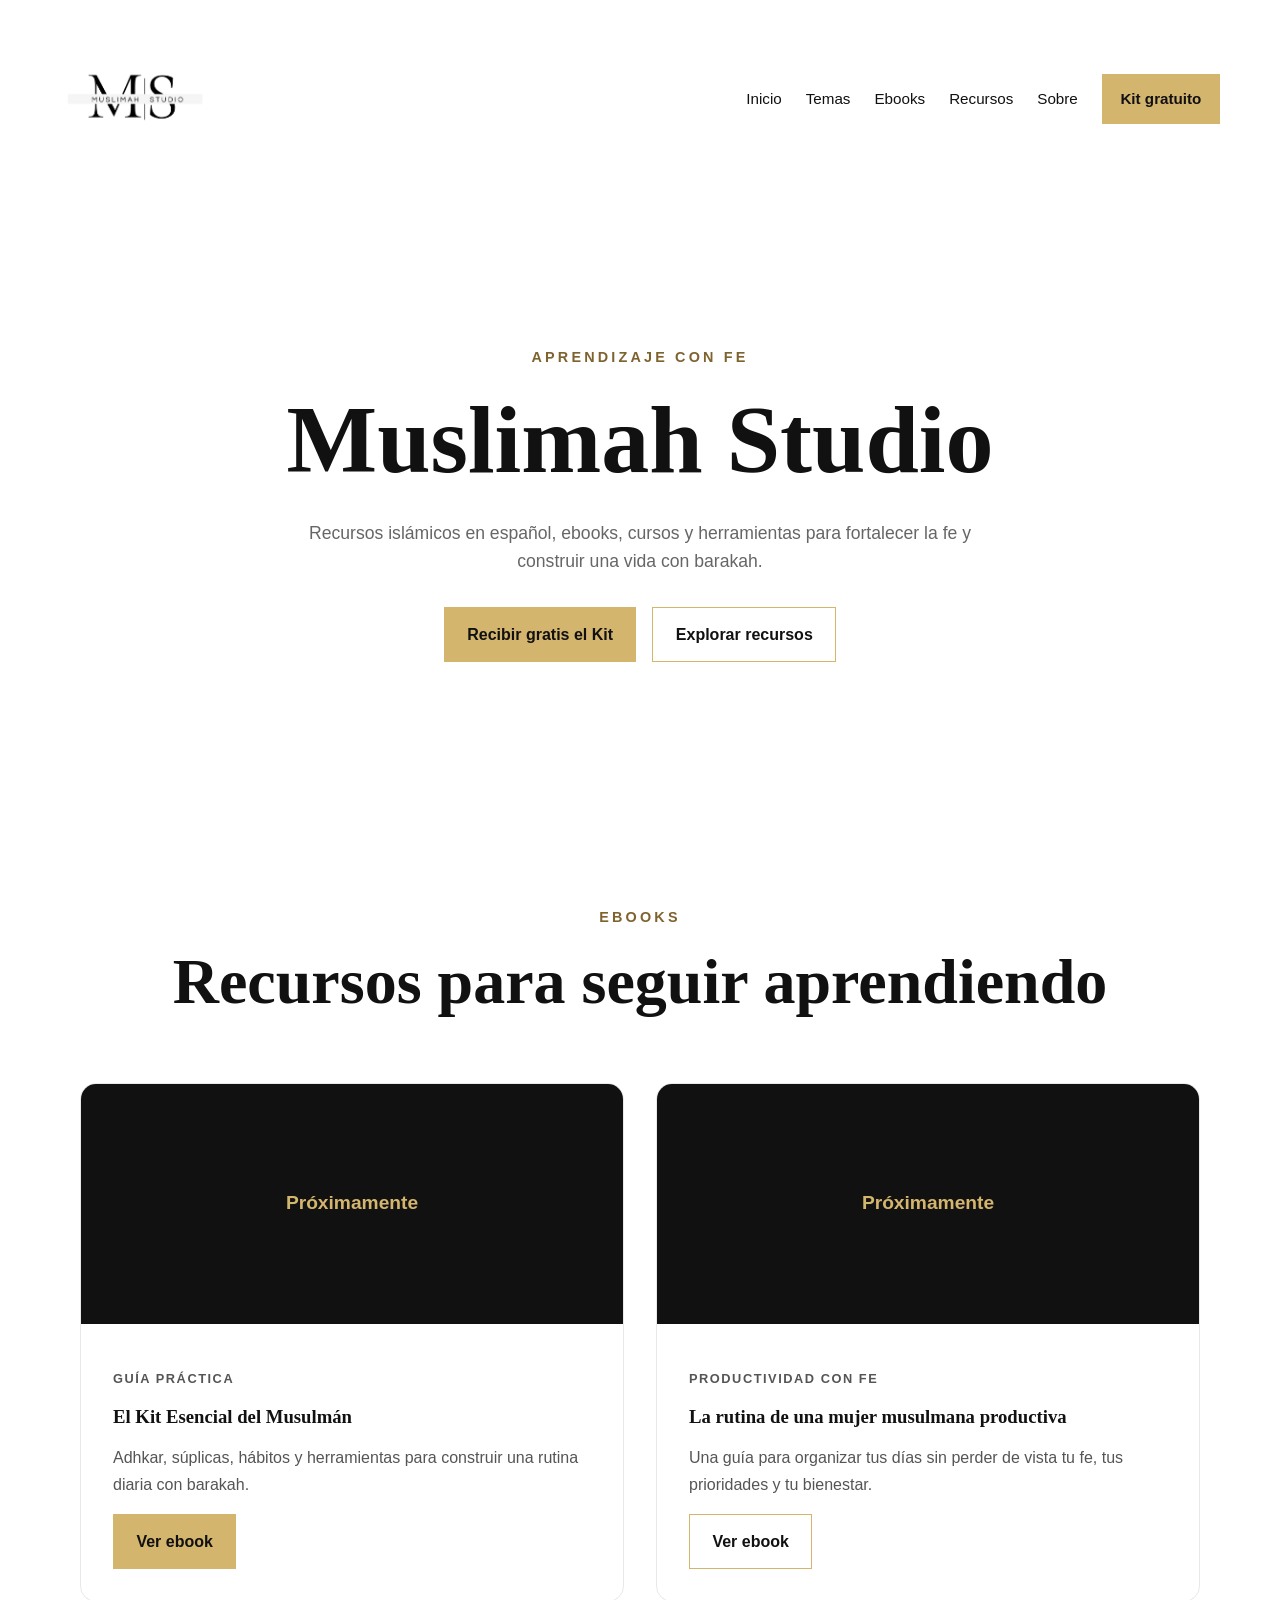
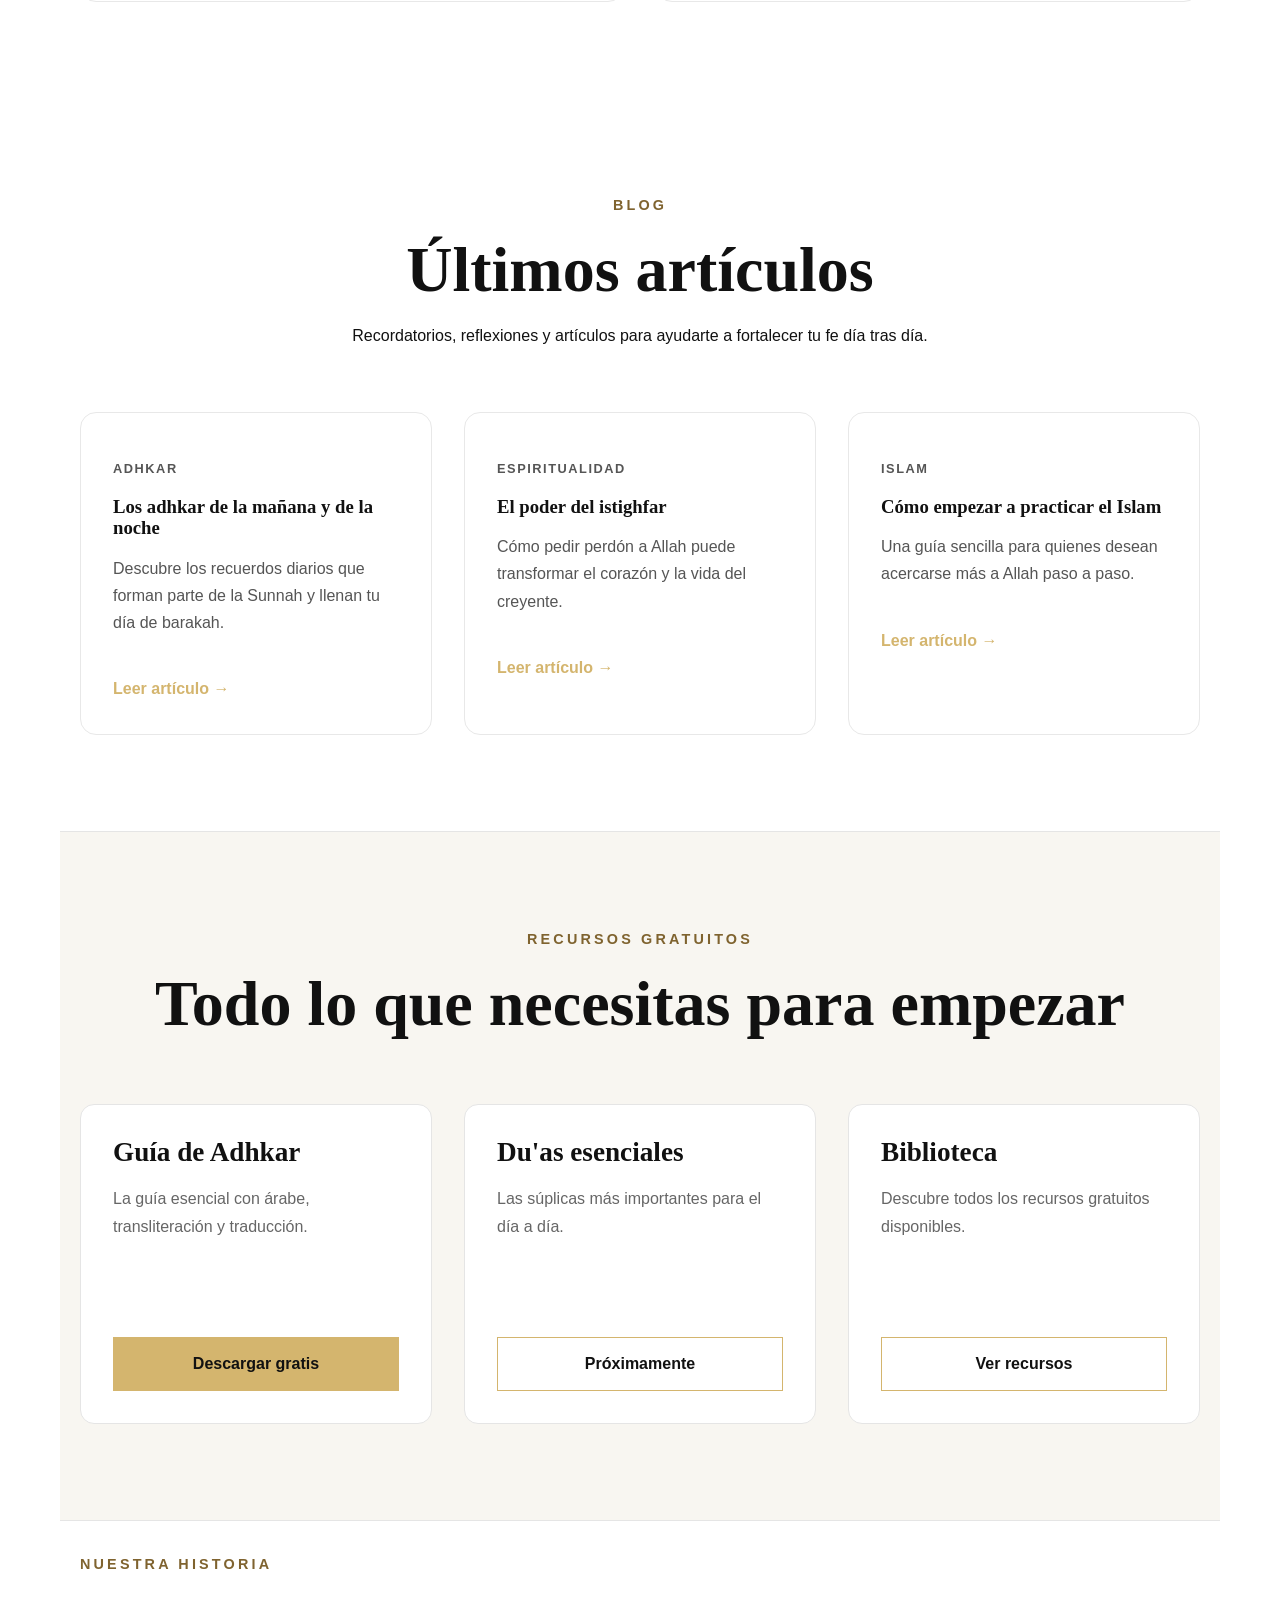
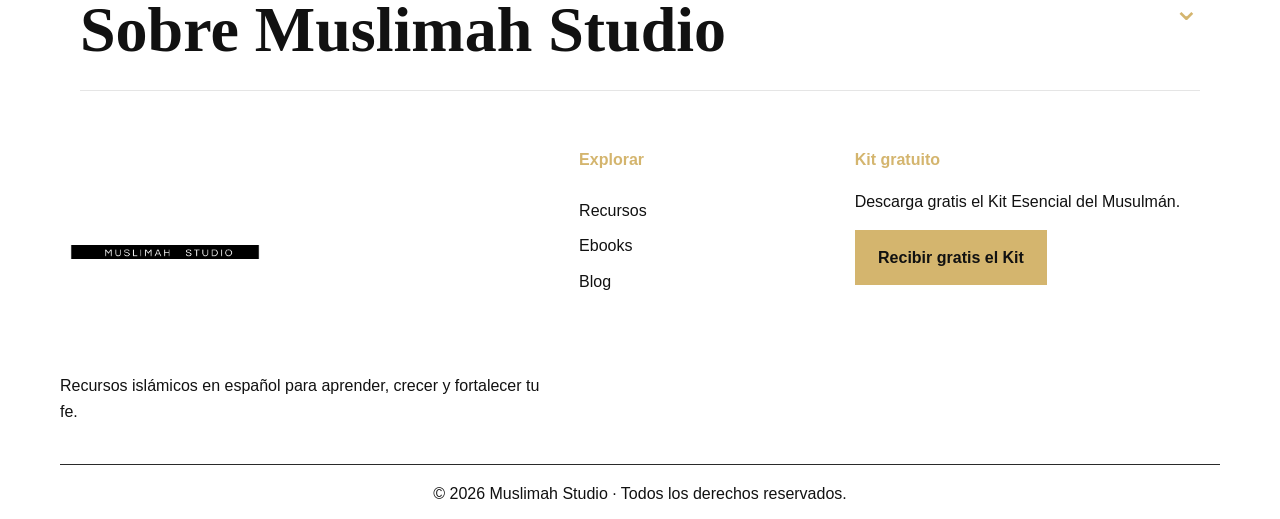
<file: index.html>
<!DOCTYPE html>
<html lang="es">
<head>
    <meta charset="UTF-8">

    <meta
        name="viewport"
        content="width=device-width, initial-scale=1.0"
    >

    <title>
        Muslimah Studio | Recursos islámicos en español
    </title>
<link rel="icon" type="image/png" href="favicon.png">
    <meta
        name="description"
        content="Recursos islámicos en español, ebooks, cursos y herramientas para fortalecer la fe y construir una vida con barakah."
    >
<!-- Google tag (gtag.js) -->
<script async src="https://www.googletagmanager.com/gtag/js?id=G-D1T3NEGCMW"></script>
<script>
  window.dataLayer = window.dataLayer || [];
  function gtag(){dataLayer.push(arguments);}
  gtag('js', new Date());

  gtag('config', 'G-D1T3NEGCMW');
</script>
    <link rel="stylesheet" href="styles.css?v=3">
    <style>
.site-footer {
    background: var(--white) !important;
    color: var(--text) !important;
    padding: 1.5rem 1.25rem 0.75rem !important;
}

.site-footer .footer-content {
    max-width: 1160px;
    margin: 0 auto;
    display: grid !important;
    grid-template-columns: 2fr 1fr 1.5fr !important;
    gap: 2rem !important;
    align-items: start;
}

.site-footer .footer-logo {
    width: 210px !important;
    height: auto !important;
    display: block !important;
    margin-bottom: 1rem;
}

.site-footer .footer-brand p,
.site-footer .footer-newsletter p {
    color: var(--text) !important;
    line-height: 1.6;
}

.site-footer .footer-links {
    display: flex !important;
    flex-direction: column !important;
    gap: 0.6rem !important;
}

.site-footer .footer-links h4,
.site-footer .footer-newsletter h4 {
    color: #d4b56e !important;
    margin: 0 0 1rem;
}

.site-footer .footer-links a {
    color: var(--text) !important;
    text-decoration: none;
}

.site-footer .footer-bottom {
    max-width: 1160px;
    margin: 1.5rem auto 0 !important;
    padding-top: 1rem !important;
    border-top: 1px solid #2a2a2a;
    text-align: center;
   color: var(--text) !important;
}

@media (max-width: 850px) {
    .site-footer .footer-content {
        grid-template-columns: 1fr !important;
        text-align: center;
    }

    .site-footer .footer-links {
        align-items: center;
    }

    .site-footer .footer-logo {
        margin: 0 auto 1rem;
    }
}
</style>
</head>

<body>

  <header class="site-header">

  <a href="#inicio"
     class="brand"
     aria-label="Ir al inicio de Muslimah Studio">
    <img
     src="images/logo-negro.png"
      alt="Muslimah Studio"
      class="brand-logo"
    >
  </a>

  <button
    class="menu-toggle"
    type="button"
    aria-expanded="false"
    aria-controls="main-nav"
  >
    Menú
  </button>

  <nav
    id="main-nav"
    class="main-nav"
    aria-label="Navegación principal"
  >
    <a href="#inicio">Inicio</a>
    <a href="#blog">Temas</a>
    <a href="#ebooks">Ebooks</a>
    <a href="#recursos">Recursos</a>
    <a href="#sobre">Sobre</a>

    <a href="#suscripcion" class="nav-cta">
      Kit gratuito
    </a>
  </nav>

</header>
    <main>

        <section id="inicio" class="hero">

            <div class="hero-content">

                <p class="eyebrow">
                    Aprendizaje con fe
                </p>

                <h1>
                    Muslimah Studio
                </h1>

                <p class="hero-text">
                    Recursos islámicos en español, ebooks, cursos y
                    herramientas para fortalecer la fe y construir
                    una vida con barakah.
                </p>

                <div class="hero-actions">

                    <a
                        href="#suscripcion"
                        class="button button-primary"
                    >
                        Recibir gratis el Kit
                    </a>

                    <a
                        href="#recursos"
                        class="button button-secondary"
                    >
                        Explorar recursos
                    </a>

                </div>

            </div>

        </section>
        <section id="ebooks" class="ebooks-section">

    <div class="section-title">
        <p class="eyebrow">Ebooks</p>
        <h2>Recursos para seguir aprendiendo</h2>
    </div>

    <div class="ebooks-grid">

        <article class="ebook-card">

            <div class="ebook-cover">
                Próximamente
            </div>

            <div class="ebook-content">
                <p class="ebook-label">Guía práctica</p>

                <h3>El Kit Esencial del Musulmán</h3>

                <p>
                    Adhkar, súplicas, hábitos y herramientas para construir
                    una rutina diaria con barakah.
                </p>

                <a href="kit-esencial.html" class="button button-primary">
    Ver ebook
</a>
            </div>

        </article>

        <article class="ebook-card">

            <div class="ebook-cover">
                Próximamente
            </div>

            <div class="ebook-content">
                <p class="ebook-label">Productividad con fe</p>

                <h3>La rutina de una mujer musulmana productiva</h3>

                <p>
                    Una guía para organizar tus días sin perder de vista
                    tu fe, tus prioridades y tu bienestar.
                </p>

                <a href="#" class="button button-secondary">
                    Ver ebook
                </a>
            </div>

        </article>

    </div>

</section>
        <section id="blog" class="blog-section">

    <div class="section-title">

        <p class="eyebrow">BLOG</p>

        <h2>Últimos artículos</h2>

        <p class="section-description">
            Recordatorios, reflexiones y artículos para ayudarte
            a fortalecer tu fe día tras día.
        </p>

    </div>

    <div class="blog-grid">

        <article class="blog-card">

            <p class="blog-category">
                Adhkar
            </p>

            <h3>
                Los adhkar de la mañana y de la noche
            </h3>

            <p>
                Descubre los recuerdos diarios que forman parte de la
                Sunnah y llenan tu día de barakah.
            </p>

            <a href="#">
                Leer artículo →
            </a>

        </article>

        <article class="blog-card">

            <p class="blog-category">
                Espiritualidad
            </p>

            <h3>
                El poder del istighfar
            </h3>

            <p>
                Cómo pedir perdón a Allah puede transformar el corazón
                y la vida del creyente.
            </p>

            <a href="#">
                Leer artículo →
            </a>

        </article>

        <article class="blog-card">

            <p class="blog-category">
                Islam
            </p>

            <h3>
                Cómo empezar a practicar el Islam
            </h3>

            <p>
                Una guía sencilla para quienes desean acercarse más a Allah
                paso a paso.
            </p>

            <a href="#">
                Leer artículo →
            </a>

        </article>

    </div>

</section>
        <section id="recursos" class="resources-section">

    <div class="section-title">
        <p class="eyebrow">RECURSOS GRATUITOS</p>
        <h2>Todo lo que necesitas para empezar</h2>
    </div>

    <div class="resources-grid">

        <article class="resource-card">
            <h3> Guía de Adhkar</h3>

            <p>
                La guía esencial con árabe,
                transliteración y traducción.
            </p>

            <a href="#" class="button button-primary">
                Descargar gratis
            </a>
        </article>

        <article class="resource-card">
            <h3> Du'as esenciales</h3>

            <p>
                Las súplicas más importantes
                para el día a día.
            </p>

            <a href="#" class="button button-secondary">
                Próximamente
            </a>
        </article>

        <article class="resource-card">
            <h3> Biblioteca</h3>

            <p>
                Descubre todos los recursos
                gratuitos disponibles.
            </p>

            <a href="#" class="button button-secondary">
                Ver recursos
            </a>
        </article>

    </div>

</section>
        <section id="sobre" class="about-section">

            <details class="about-dropdown">

    <summary class="about-summary">

        <div class="about-heading">
            <p class="eyebrow">Nuestra historia</p>
            <h2>Sobre Muslimah Studio</h2>
        </div>

        <span class="about-toggle" aria-hidden="true"></span>

    </summary>

    <div class="about-content">

                <p class="about-intro">
                    Muslimah Studio nació con el propósito de compartir
                    recursos islámicos en español de una forma clara,
                    práctica y accesible.
                </p>

                <p>
                    Aquí encontrarás contenido pensado para ayudarte a
                    fortalecer tu relación con Allah, seguir aprendiendo
                    sobre el Islam y construir una vida con más propósito
                    y barakah.
                </p>

                <p>
                    No se trata de alcanzar la perfección, sino de avanzar
                    paso a paso, adquirir conocimiento beneficioso y
                    convertirlo en acciones que transformen nuestra vida.
                </p>

                <p>
                    Muslimah Studio quiere acompañarte en ese camino mediante
                    ebooks, cursos, recordatorios y herramientas prácticas
                    en español.
                </p>

            <</div>

</details>

</section>
</main>
<footer class="site-footer">
    <div class="footer-content">
<div class="footer-brand">

    <img src="images/logo-blanco.png"
         alt="Muslimah Studio"
         class="footer-logo">

    <p>
        Recursos islámicos en español para aprender,
        crecer y fortalecer tu fe.
    </p>

</div>

<div class="footer-links">

    <h4>Explorar</h4>

    <a href="#resources">Recursos</a>
    <a href="#ebooks">Ebooks</a>
    <a href="#blog">Blog</a>

</div>

<div class="footer-newsletter">

    <h4>Kit gratuito</h4>

    <p>
        Descarga gratis el Kit Esencial del Musulmán.
    </p>

    <a href="#" class="button button-primary">
        Recibir gratis el Kit
    </a>

</div>
</div>   <!-- footer-content -->

<div class="footer-bottom">
    © 2026 Muslimah Studio · Todos los derechos reservados.
</div>

</footer>

</body>
</html>
</file>
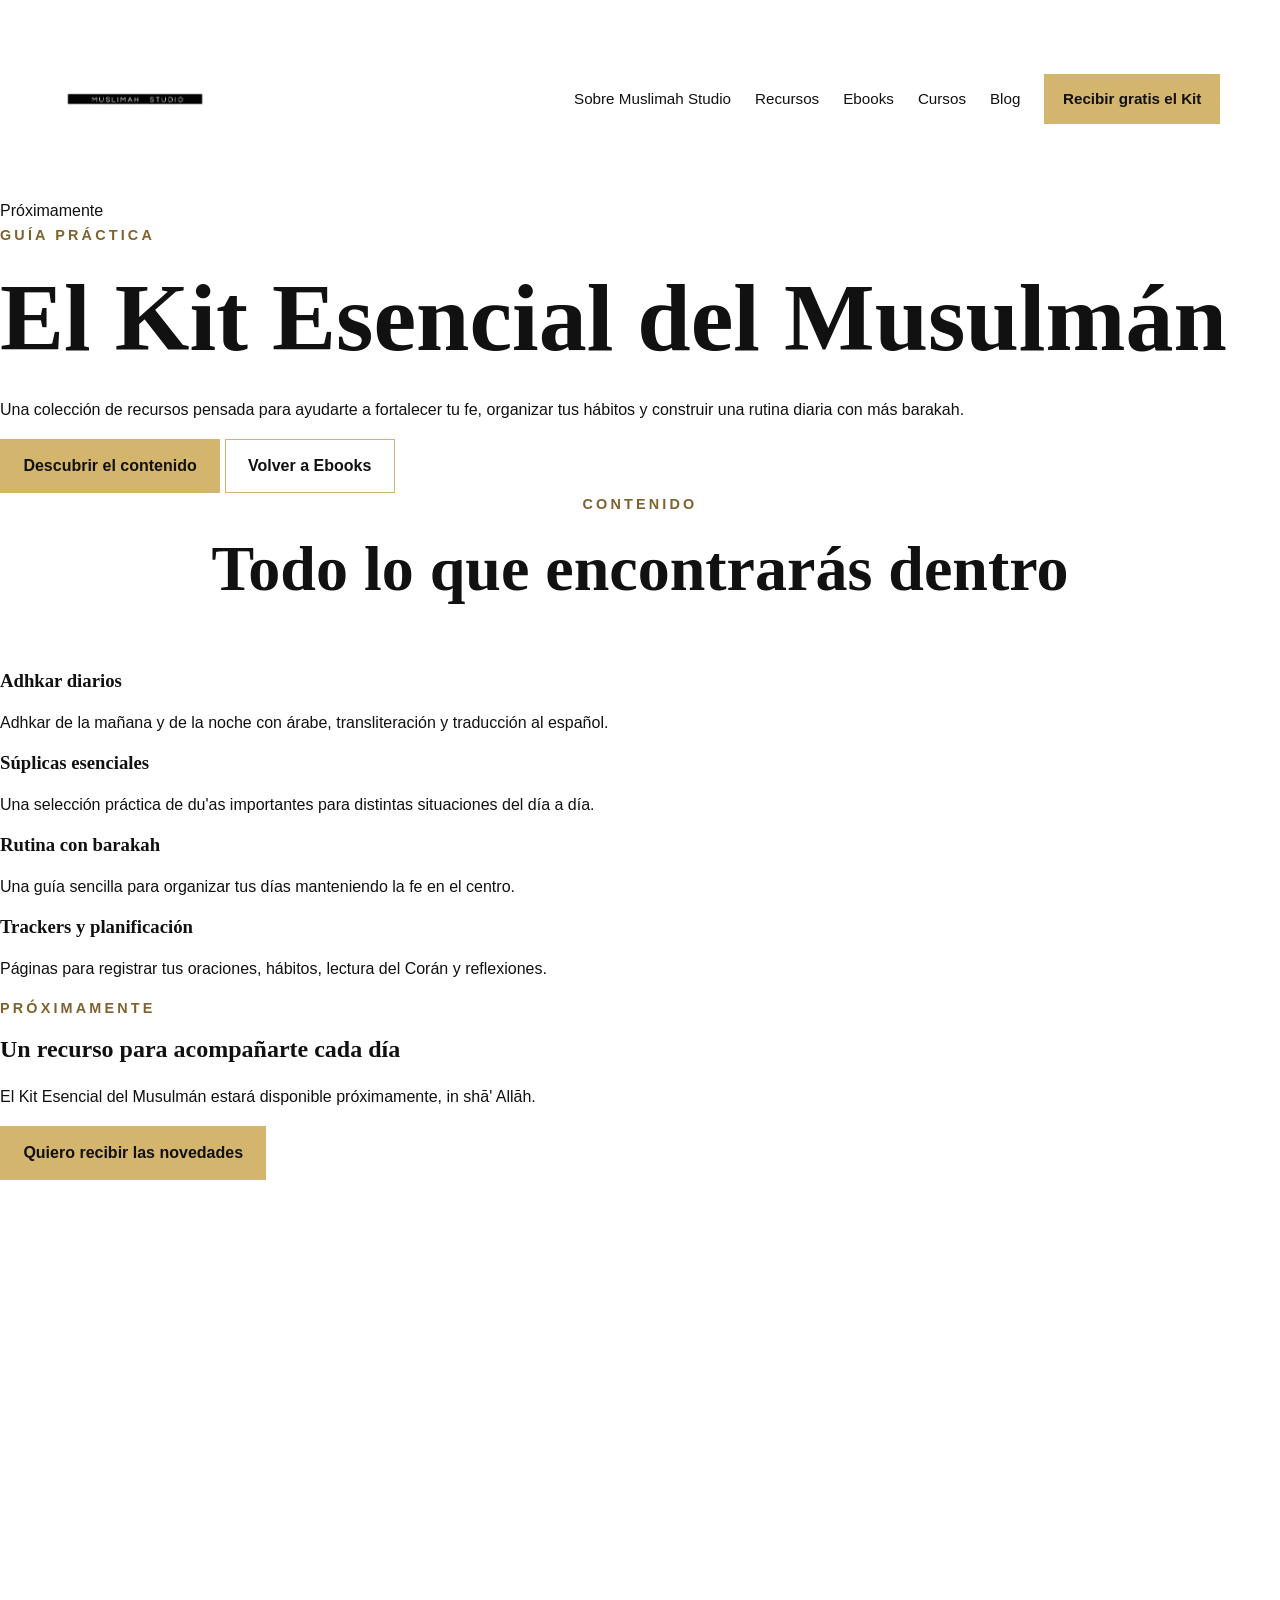
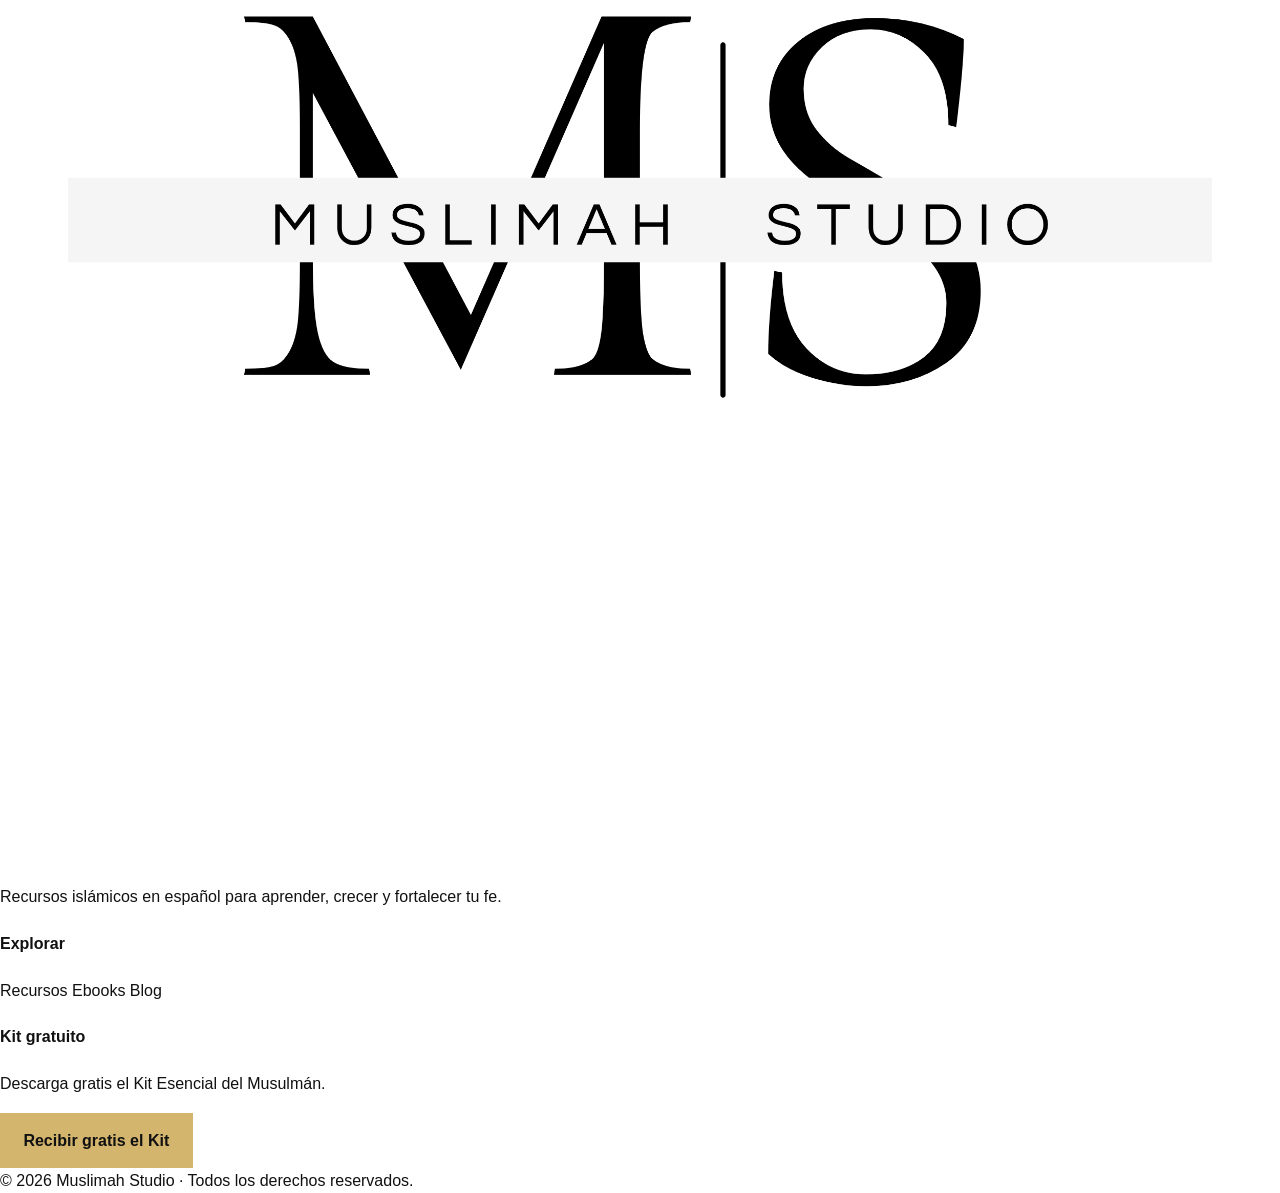
<file: kit-esencial.html>
<!DOCTYPE html>
<html lang="es">

<head>
    <meta charset="UTF-8">

    <meta
        name="viewport"
        content="width=device-width, initial-scale=1.0"
    >

    <title>El Kit Esencial del Musulmán | Muslimah Studio</title>

    <meta
        name="description"
        content="Descubre El Kit Esencial del Musulmán: adhkar, súplicas, hábitos y herramientas para construir una rutina diaria con barakah."
    >

  <link rel="stylesheet" href="styles.css?v=3">
</head>

<body>

    <header class="site-header">

        <a
            href="index.html"
            class="brand"
            aria-label="Volver al inicio de Muslimah Studio"
        >
            <img
                src="images/logo-blanco.png"
                alt="Muslimah Studio"
                class="brand-logo"
            >
        </a>

        <button
            class="menu-toggle"
            type="button"
            aria-expanded="false"
            aria-controls="main-nav"
        >
            Menú
        </button>

        <nav
            id="main-nav"
            class="main-nav"
            aria-label="Navegación principal"
        >
            <a href="index.html#sobre">Sobre Muslimah Studio</a>
            <a href="index.html#recursos">Recursos</a>
            <a href="index.html#ebooks">Ebooks</a>
            <a href="index.html#cursos">Cursos</a>
            <a href="index.html#blog">Blog</a>

            <a
                href="index.html#suscripcion"
                class="nav-cta"
            >
                Recibir gratis el Kit
            </a>
        </nav>

    </header>

    <main>

        <section class="ebook-detail">

            <div class="ebook-detail-cover">

                <div class="ebook-placeholder">
                    <span>Próximamente</span>
                </div>

            </div>

            <div class="ebook-detail-content">

                <p class="eyebrow">Guía práctica</p>

                <h1>El Kit Esencial del Musulmán</h1>

                <p class="ebook-detail-intro">
                    Una colección de recursos pensada para ayudarte a
                    fortalecer tu fe, organizar tus hábitos y construir
                    una rutina diaria con más barakah.
                </p>

                <div class="ebook-detail-actions">

                    <a
                        href="#contenido"
                        class="button button-primary"
                    >
                        Descubrir el contenido
                    </a>

                    <a
                        href="index.html#ebooks"
                        class="button button-secondary"
                    >
                        Volver a Ebooks
                    </a>

                </div>

            </div>

        </section>

        <section
            id="contenido"
            class="ebook-features"
        >

            <div class="section-title">

                <p class="eyebrow">Contenido</p>

                <h2>Todo lo que encontrarás dentro</h2>

            </div>

            <div class="ebook-features-grid">

                <article class="ebook-feature-card">
                    <h3>Adhkar diarios</h3>

                    <p>
                        Adhkar de la mañana y de la noche con árabe,
                        transliteración y traducción al español.
                    </p>
                </article>

                <article class="ebook-feature-card">
                    <h3>Súplicas esenciales</h3>

                    <p>
                        Una selección práctica de du'as importantes
                        para distintas situaciones del día a día.
                    </p>
                </article>

                <article class="ebook-feature-card">
                    <h3>Rutina con barakah</h3>

                    <p>
                        Una guía sencilla para organizar tus días
                        manteniendo la fe en el centro.
                    </p>
                </article>

                <article class="ebook-feature-card">
                    <h3>Trackers y planificación</h3>

                    <p>
                        Páginas para registrar tus oraciones,
                        hábitos, lectura del Corán y reflexiones.
                    </p>
                </article>

            </div>

        </section>

        <section class="ebook-cta">

            <p class="eyebrow">Próximamente</p>

            <h2>Un recurso para acompañarte cada día</h2>

            <p>
                El Kit Esencial del Musulmán estará disponible
                próximamente, in shā' Allāh.
            </p>

            <a
                href="index.html#suscripcion"
                class="button button-primary"
            >
                Quiero recibir las novedades
            </a>

        </section>

    </main>

    <footer class="site-footer">

     <div class="footer-content">

    <div class="footer-brand">

        <img src="images/logo-negro.png"
             alt="Muslimah Studio"
             class="footer-logo">

        <p>
            Recursos islámicos en español para aprender,
            crecer y fortalecer tu fe.
        </p>

    </div>

    <div class="footer-links">

        <h4>Explorar</h4>

        <a href="#resources">Recursos</a>
        <a href="#ebooks">Ebooks</a>
        <a href="#blog">Blog</a>

    </div>

    <div class="footer-newsletter">

        <h4>Kit gratuito</h4>

        <p>
            Descarga gratis el Kit Esencial del Musulmán.
        </p>

        <a href="#" class="button button-primary">
            Recibir gratis el Kit
        </a>

    </div>

</div>

<div class="footer-bottom">
    © 2026 Muslimah Studio · Todos los derechos reservados.
</div>

    </footer>

    <script src="script.js"></script>

</body>

</html>
</file>
<file: styles.css>
:root {
    --black: #0d0d0d;
    --white: #ffffff;
    --cream: #f8f6f1;
    --text: #111111;
    --muted: #666666;
    --gold: #d4b56e;
    --gold-dark: #7f632f;
    --line: #e5e5e5;
    --max-width: 1160px;
}

* {
    box-sizing: border-box;
}

html {
    scroll-behavior: smooth;
}

body {
    margin: 0;
    background: var(--white);
    color: var(--text);
    font-family: Arial, sans-serif;
    line-height: 1.6;
}

img {
    max-width: 100%;
}

a {
    color: inherit;
    text-decoration: none;
}

/* CABECERA */

.site-header {
    min-height: 120px;
    padding: 1.5rem max(1.25rem, calc((100vw - var(--max-width)) / 2));
  background: var(--white);
color: var(--text);

    display: flex;
    align-items: center;
    justify-content: space-between;
    gap: 2rem;

    position: sticky;
    top: 0;
    z-index: 1000;
}

.brand {
    display: inline-flex;
    align-items: center;
}

.brand-logo {
    width: 150px;
    height: auto;
    display: block;
}

.main-nav {
    display: flex;
    align-items: center;
    gap: 1.5rem;
}

.main-nav a {
    font-size: 0.95rem;
}

.main-nav a:hover {
    color: var(--gold);
}

.nav-cta {
    padding: 0.75rem 1.1rem;
    border: 1px solid var(--gold);
    background: var(--gold);
    color: var(--text);
    font-weight: 700;
}

.nav-cta:hover {
    background: var(--white);
    color: var(--text);
}

.menu-toggle {
    display: none;
    background: transparent;
  color: var(--text);
    border: 1px solid var(--gold);
    padding: 0.65rem 0.9rem;
    cursor: pointer;
}

/* HERO */

.hero {
    min-height: 68vh;
    padding: 5rem 1.25rem;
    background: var(--white);

    display: grid;
    place-items: center;
    text-align: center;
}

.hero-content {
    width: 100%;
    max-width: 820px;
}

.eyebrow {
    margin: 0 0 1rem;
    color: var(--gold-dark);
    font-size: 0.9rem;
    font-weight: 700;
    letter-spacing: 0.22em;
    text-transform: uppercase;
}

h1,
h2,
h3 {
    margin-top: 0;
    font-family: Georgia, serif;
    line-height: 1.15;
}

h1 {
    margin-bottom: 1.5rem;
    font-size: clamp(3rem, 8vw, 6rem);
}

.hero-text {
    max-width: 680px;
    margin: 0 auto 2rem;
    color: var(--muted);
    font-size: 1.1rem;
}

.hero-actions {
    display: flex;
    justify-content: center;
    flex-wrap: wrap;
    gap: 1rem;
}

.button {
    min-height: 50px;
    padding: 0.85rem 1.4rem;
    border: 1px solid var(--gold);

    display: inline-flex;
    justify-content: center;
    align-items: center;

    font-weight: 700;
    transition: 0.25s ease;
}

.button-primary {
    background: var(--gold);
    color: var(--text);
}

.button-primary:hover {
    background: var(--black);
    color: var(--white);
    border-color: var(--black);
}

.button-secondary {
    background: transparent;
    color: var(--text);
}

.button-secondary:hover {
    background: var(--gold);
}
/* RECURSOS GRATUITOS */

.resources-section {
    padding: 6rem 1.25rem;
    background: var(--cream);
    border-top: 1px solid var(--line);
}

.section-title {
    max-width: var(--max-width);
    margin: 0 auto 3rem;
    text-align: center;
}

.section-title h2 {
    margin-bottom: 0;
    font-size: clamp(2.3rem, 5vw, 4rem);
}

.resources-grid {
    max-width: var(--max-width);
    margin: 0 auto;

    display: grid;
    grid-template-columns: repeat(3, minmax(0, 1fr));
    gap: 1.5rem;
}

.resource-card {
    min-height: 320px;
    padding: 2.2rem;

    display: flex;
    flex-direction: column;

    background: var(--white);
    border: 1px solid rgba(212, 181, 110, 0.65);
    transition: 0.25s ease;
}

.resource-card:hover {
    transform: translateY(-6px);
    box-shadow: 0 18px 40px rgba(0, 0, 0, 0.08);
}

.resource-card h3 {
    margin-bottom: 1rem;
    font-size: 1.7rem;
}

.resource-card p {
    margin: 0 0 2rem;
    color: var(--muted);
    line-height: 1.75;
}

.resource-card .button {
    margin-top: auto;
}
/* MÓVIL */
/* SOBRE MUSLIMAH STUDIO */

.about-section {
    max-width: var(--max-width);
    margin: 0 auto;
    padding: 2rem 1.25rem;

    display: grid;
    grid-template-columns: 0.9fr 1.1fr;
    gap: 5rem;
    align-items: start;

    border-top: 1px solid var(--line);
}

.about-heading {
    position: sticky;
    top: 160px;
}

.about-heading h2 {
    margin-bottom: 0;
    color: var(--text);
    font-size: clamp(2.5rem, 5vw, 4.5rem);
}

.about-content {
    max-width: 650px;
}

.about-content p {
    margin: 0 0 1.5rem;
    color: #444444;
    font-size: 1.05rem;
    line-height: 1.85;
}

.about-content .about-intro {
    color: var(--text);
    font-family: Georgia, serif;
    font-size: 1.45rem;
    line-height: 1.6;
}
.resources-section {
    max-width: var(--max-width);
    margin: 0 auto;
    padding: 6rem 1.25rem;
}

.resources-grid {
    display: grid;
    grid-template-columns: repeat(3, 1fr);
    gap: 2rem;
}

.resource-card {
    background: #ffffff;
    border: 1px solid #e5e5e5;
    padding: 2rem;
    border-radius: 14px;
}
.ebooks-section {
    max-width: var(--max-width);
    margin: 0 auto;
    padding: 6rem 1.25rem;
}

.section-title {
    text-align: center;
    margin-bottom: 4rem;
}

.section-title h2 {
    font-size: clamp(2.4rem, 5vw, 4rem);
    margin-top: .5rem;
}

.ebooks-grid {
    display: grid;
    grid-template-columns: repeat(2, 1fr);
    gap: 2rem;
}

.ebook-card {
    background: #ffffff;
    border: 1px solid #e8e8e8;
    border-radius: 16px;
    overflow: hidden;
}

.ebook-cover {
    height: 240px;
    background: #111111;
    color: #d4b56e;
    display: flex;
    align-items: center;
    justify-content: center;
    font-weight: 700;
    font-size: 1.2rem;
}

.ebook-content {
    padding: 2rem;
}

.ebook-label {
    color: #d4b56e;
    font-weight: 700;
    text-transform: uppercase;
    font-size: .8rem;
    letter-spacing: .12em;
}

.ebook-content h3 {
    margin: 1rem 0;
}

.ebook-content p {
    color: #555;
    line-height: 1.7;
}
.blog-section {
    max-width: var(--max-width);
    margin: 0 auto;
    padding: 6rem 1.25rem;
}

.blog-grid {
    display: grid;
    grid-template-columns: repeat(3, 1fr);
    gap: 2rem;
}

.blog-card {
    background: #ffffff;
    border: 1px solid #e8e8e8;
    border-radius: 16px;
    padding: 2rem;
    transition: .25s ease;
}

.blog-card:hover {
    transform: translateY(-6px);
    box-shadow: 0 18px 40px rgba(0,0,0,.08);
}

.blog-category {
    color: #d4b56e;
    text-transform: uppercase;
    letter-spacing: .12em;
    font-size: .8rem;
    font-weight: 700;
}

.blog-card h3 {
    margin: 1rem 0;
}

.blog-card p {
    color: #555;
    line-height: 1.7;
}

.blog-card a {
    display: inline-block;
    margin-top: 1.5rem;
    color: #d4b56e;
    text-decoration: none;
    font-weight: 700;
}
.about-dropdown {
    grid-column: 1 / -1;
    width: 100%;
}

.about-dropdown summary {
    list-style: none;
}

.about-dropdown summary::-webkit-details-marker {
    display: none;
}

.about-summary {
    display: flex;
 justify-content: flex-start;
    align-items: center;
    gap: 2rem;
    .about-toggle {
    margin-left: auto;
}
    cursor: pointer;
    padding-bottom: 1.5rem;
    border-bottom: 1px solid var(--line);
}

.about-toggle::before {
    content: "⌄";
    color: #d4b56e;
    font-size: 2rem;
    transition: transform .3s ease;
}

.about-dropdown[open] .about-toggle::before {
    transform: rotate(180deg);
}

.about-dropdown .about-content {
    max-width: 760px;
    padding-top: 2.5rem;
}
@media (max-width: 850px) {
    .menu-toggle {
        display: inline-flex;
    }
.blog-grid {
    grid-template-columns: 1fr;
}
    .main-nav {
        display: none;
        position: absolute;
        top: 100%;
        left: 0;
        right: 0;

        padding: 1.25rem;
        background: var(--black);
        border-top: 1px solid #2a2a2a;

        flex-direction: column;
        align-items: stretch;
    }
.resources-grid {
    grid-template-columns: 1fr;
}
.ebooks-grid {
    grid-template-columns: 1fr;
}

.ebook-card {
    max-width: 420px;
    margin: 0 auto;
}
.resources-section {
    padding-top: 4rem;
    padding-bottom: 4rem;
}
    .main-nav.open {
        display: flex;
    }

    .main-nav a {
        padding: 0.5rem 0;
    }
        .about-section {
        grid-template-columns: 1fr;
        gap: 2rem;
        padding-top: 4rem;
        padding-bottom: 4rem;
    }

    .about-heading {
        position: static;
    }
}

@media (max-width: 520px) {
    .site-header {
        min-height: 95px;
        padding-top: 1rem;
        padding-bottom: 1rem;
    }

    .brand-logo {
        width: 145px;
    }

    .hero {
        min-height: auto;
       .site-footer {
    padding: 2rem 1.25rem 1rem;
}

    h1 {
        font-size: clamp(2.7rem, 14vw, 4.5rem);
    }

    .hero-actions {
        flex-direction: column;
    }

    .button {
        width: 100%;
    }
}
/* ==========================
   PÁGINA EBOOK
========================== */

.ebook-detail{
    max-width:1200px;
    margin:0 auto;
    padding:6rem 1.25rem;
    display:grid;
    grid-template-columns:1fr 1fr;
    gap:5rem;
    align-items:center;
}

.ebook-placeholder{
    height:560px;
    background:#111111;
    color:#d4b56e;
    border-radius:18px;
    display:flex;
    align-items:center;
    justify-content:center;
    font-size:2rem;
    font-weight:700;
}

.ebook-detail-intro{
    font-size:1.15rem;
    line-height:1.8;
    color:#555;
    margin:2rem 0;
}

.ebook-detail-actions{
    display:flex;
    gap:1rem;
    flex-wrap:wrap;
}

.ebook-features{
    max-width:1200px;
    margin:auto;
    padding:0 1.25rem 6rem;
}

.ebook-features-grid{
    display:grid;
    grid-template-columns:repeat(2,1fr);
    gap:2rem;
    margin-top:3rem;
}

.ebook-feature-card{
    background:#fff;
    border:1px solid #ececec;
    border-radius:16px;
    padding:2rem;
}

.ebook-feature-card h3{
    margin-bottom:1rem;
}

.ebook-feature-card p{
    color:#666;
    line-height:1.7;
}

.ebook-cta{
    text-align:center;
    padding:6rem 1.25rem;
    background:#fafafa;
}

.ebook-cta h2{
    margin:1rem 0;
}

.ebook-cta p{
    max-width:650px;
    margin:0 auto 2rem;
}

@media(max-width:850px){

.ebook-detail{
grid-template-columns:1fr;
gap:3rem;
}

.ebook-features-grid{
grid-template-columns:1fr;
}

.ebook-placeholder{
height:420px;
}

}
.site-footer {
   background: var(--white);
color: var(--text);
padding: 1.5rem 1.25rem 0.75rem;
}

.footer-content {
    max-width: var(--max-width);
    margin: 0 auto;
    display: grid;
    grid-template-columns: 2fr 1fr 1.5fr;
    gap: 2rem;
}

.footer-logo {
    width: 220px;
    display: block;
    margin-bottom: 1rem;
}

.footer-brand p,
.footer-newsletter p {
    color: var(--text);
}

.footer-links h4,
.footer-newsletter h4 {
    color: #d4b56e;
}

.footer-links {
    display: flex;
    flex-direction: column;
    gap: .8rem;
}

.footer-links a {
    color: var(--text);
}

.footer-links a:hover {
    color: #d4b56e;
}

.footer-bottom {
    max-width: var(--max-width);
    margin: 3rem auto 0;
    padding-top: 2rem;
    border-top: 1px solid #2a2a2a;
   .footer-bottom {
    color: var(--text);
}

@media (max-width:850px){

.footer-content{
    grid-template-columns:1fr;
    text-align:center;
}

.footer-links{
    align-items:center;
}

.footer-logo{
    margin:auto auto 1rem;
}

}
</file>
